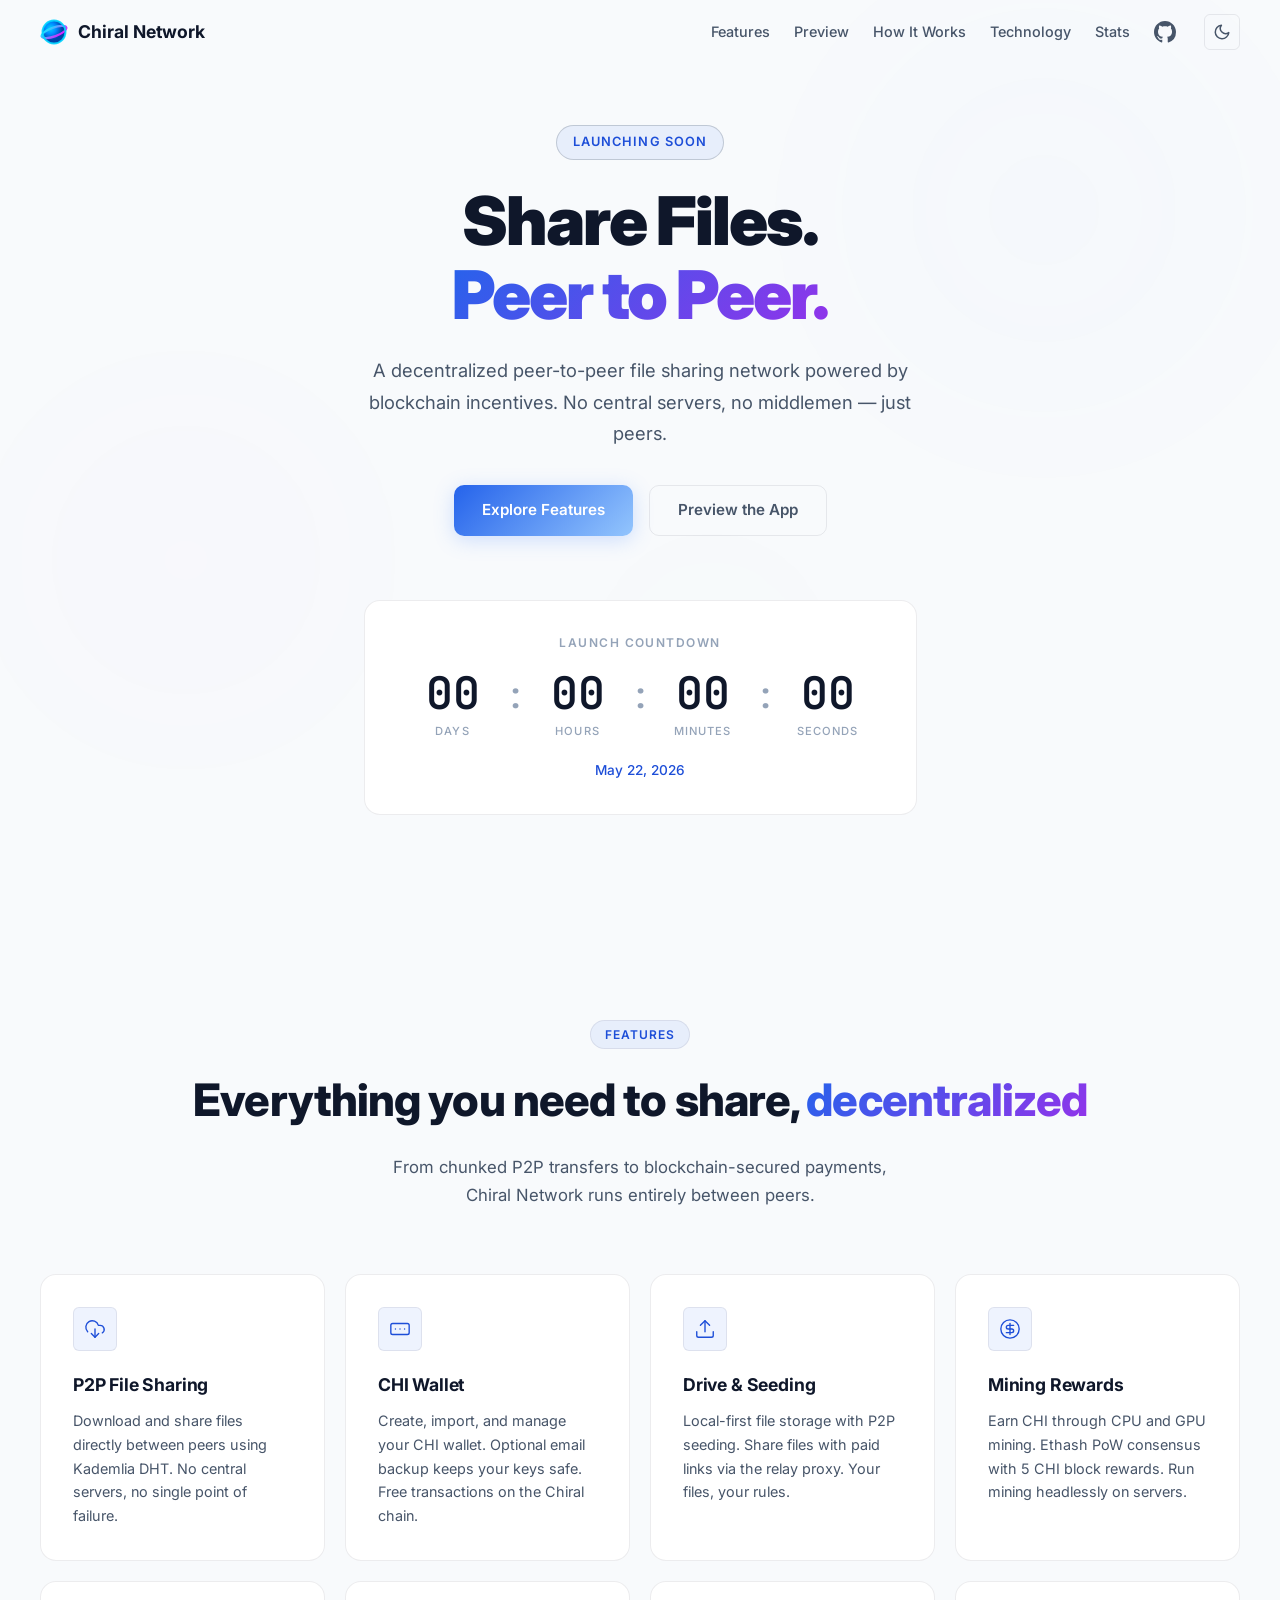
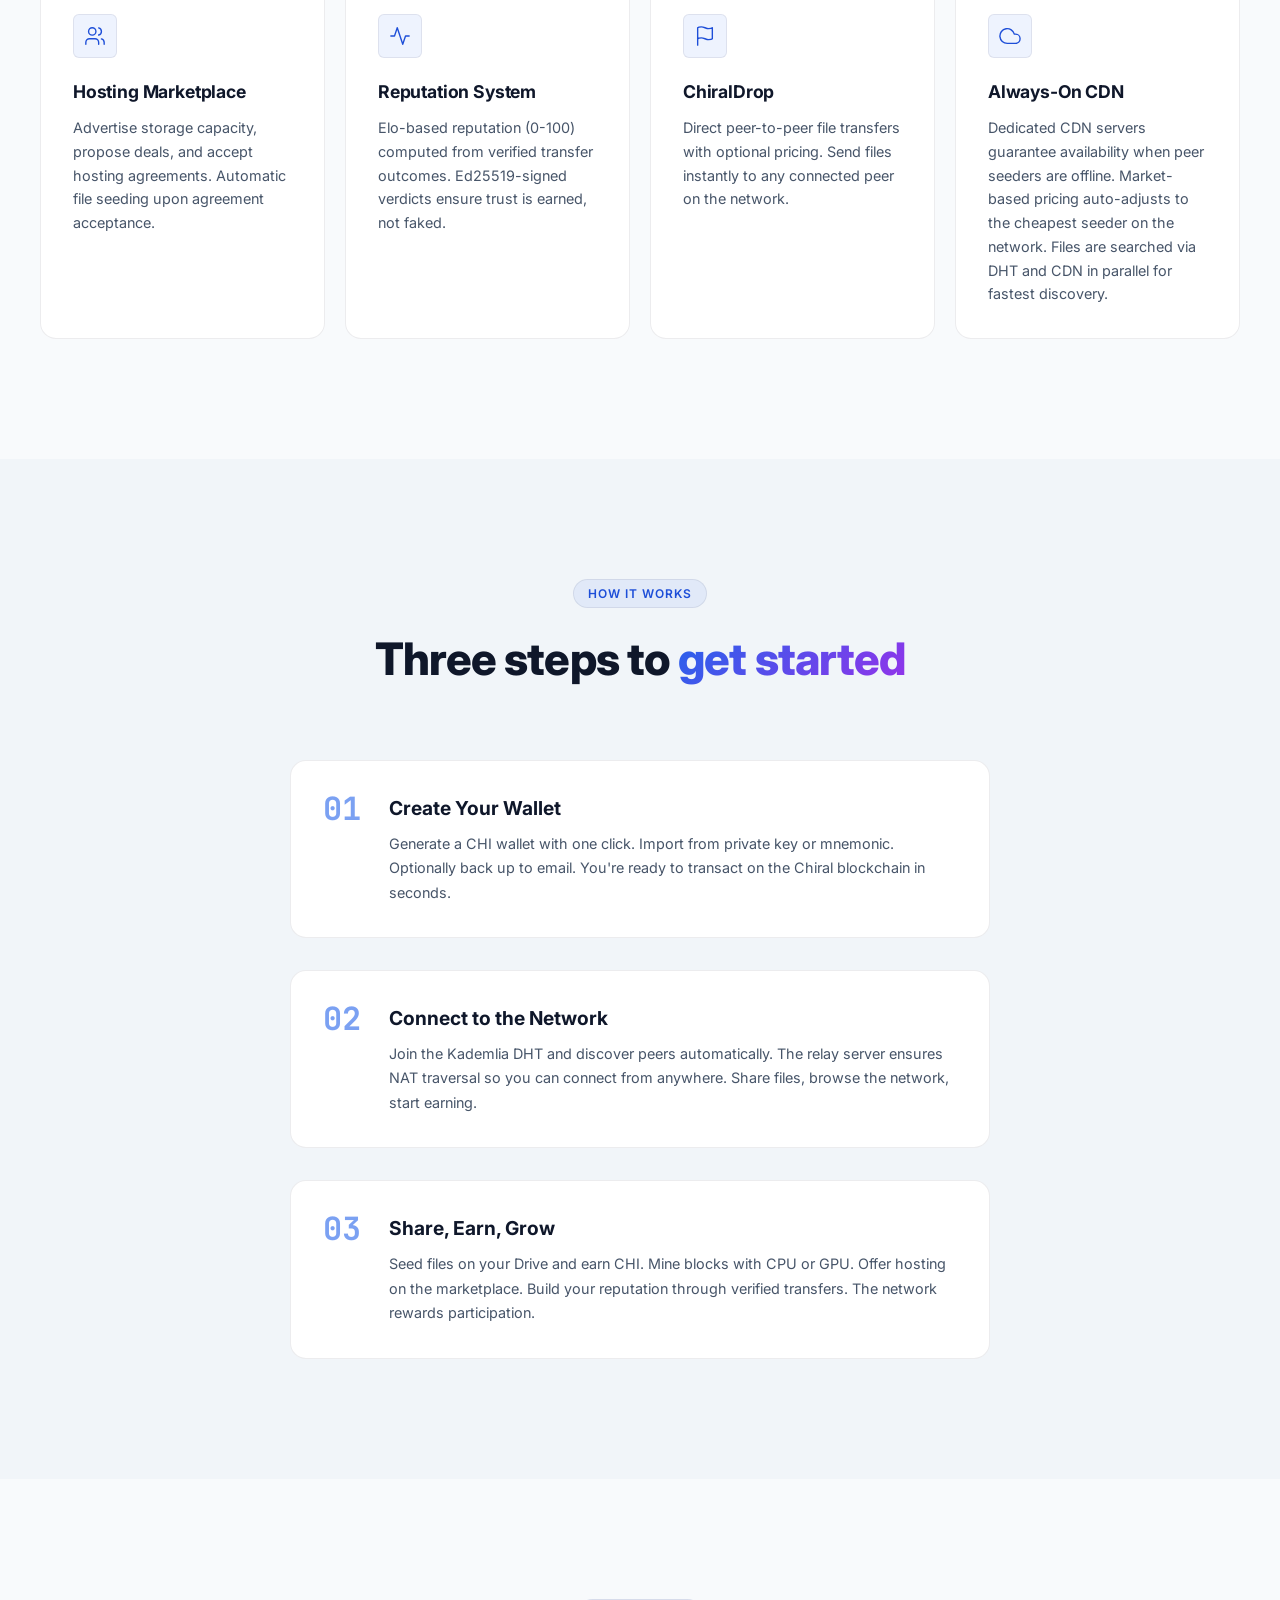
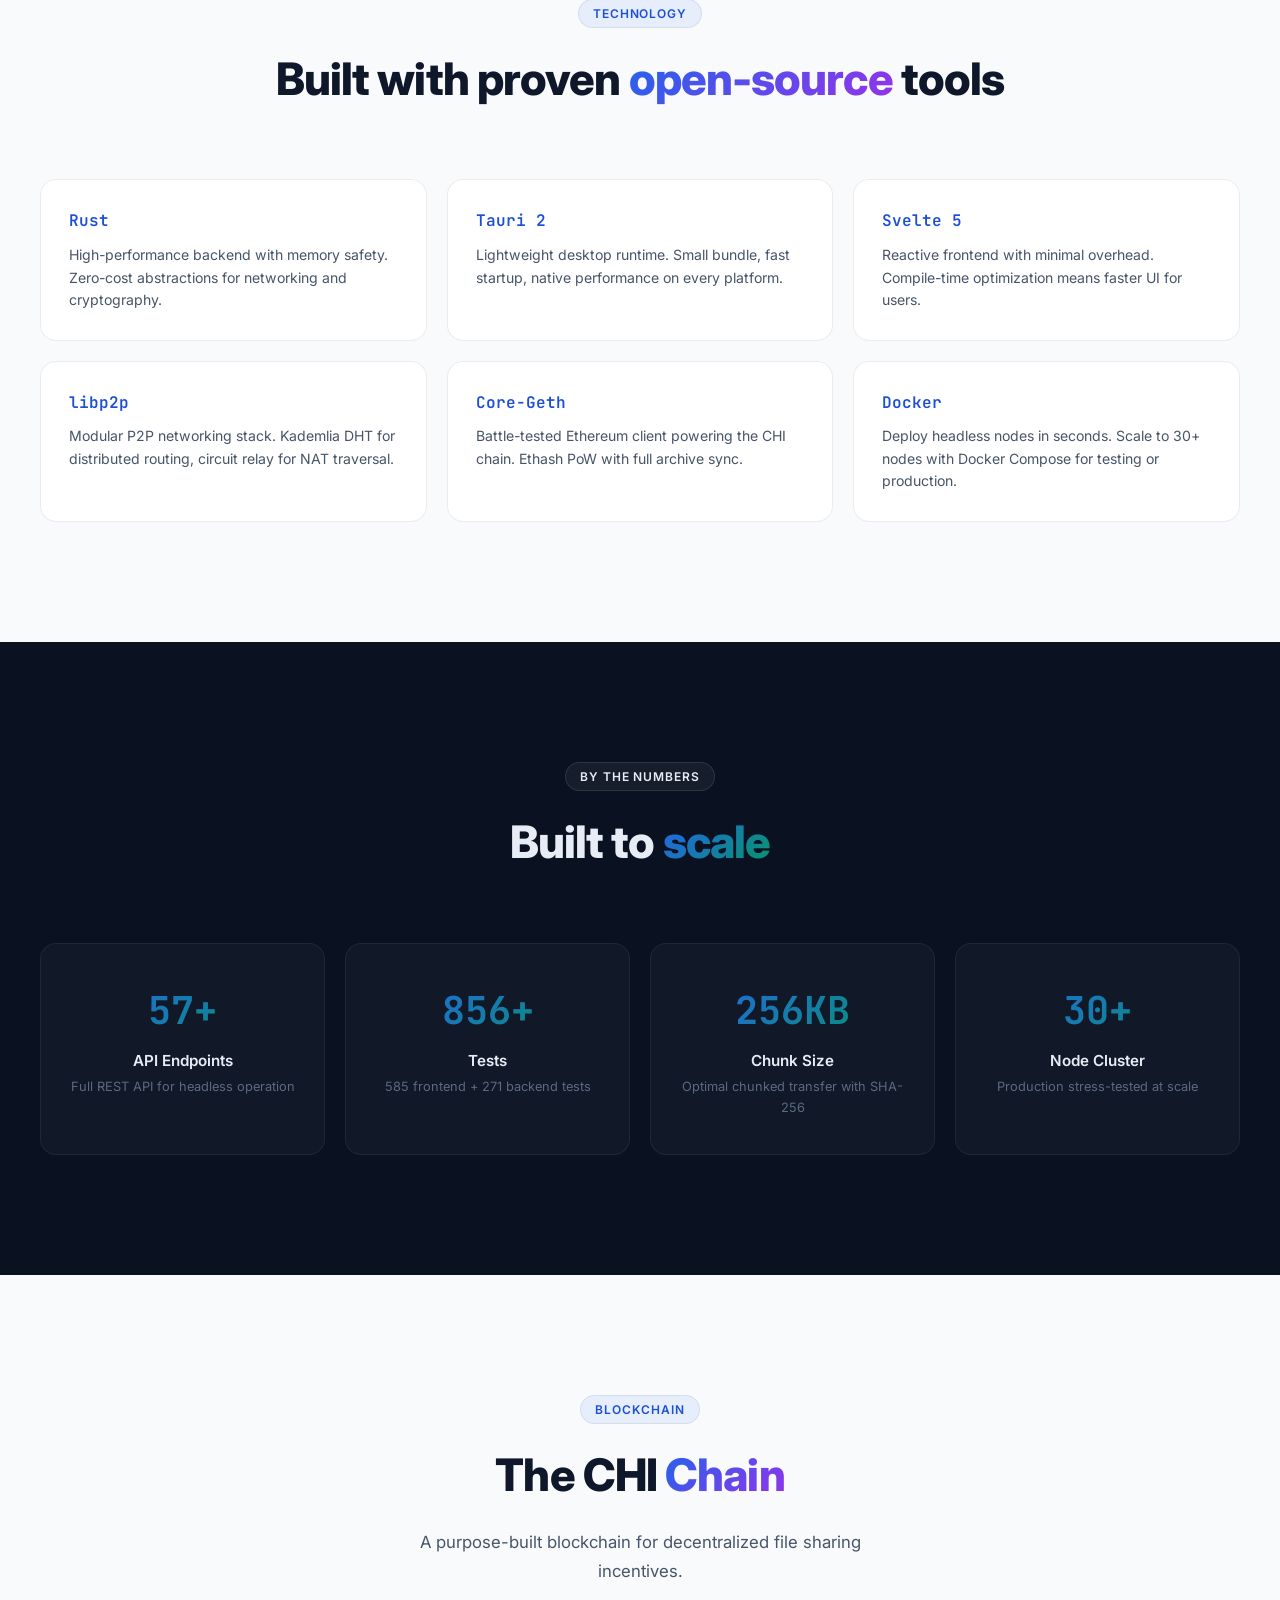
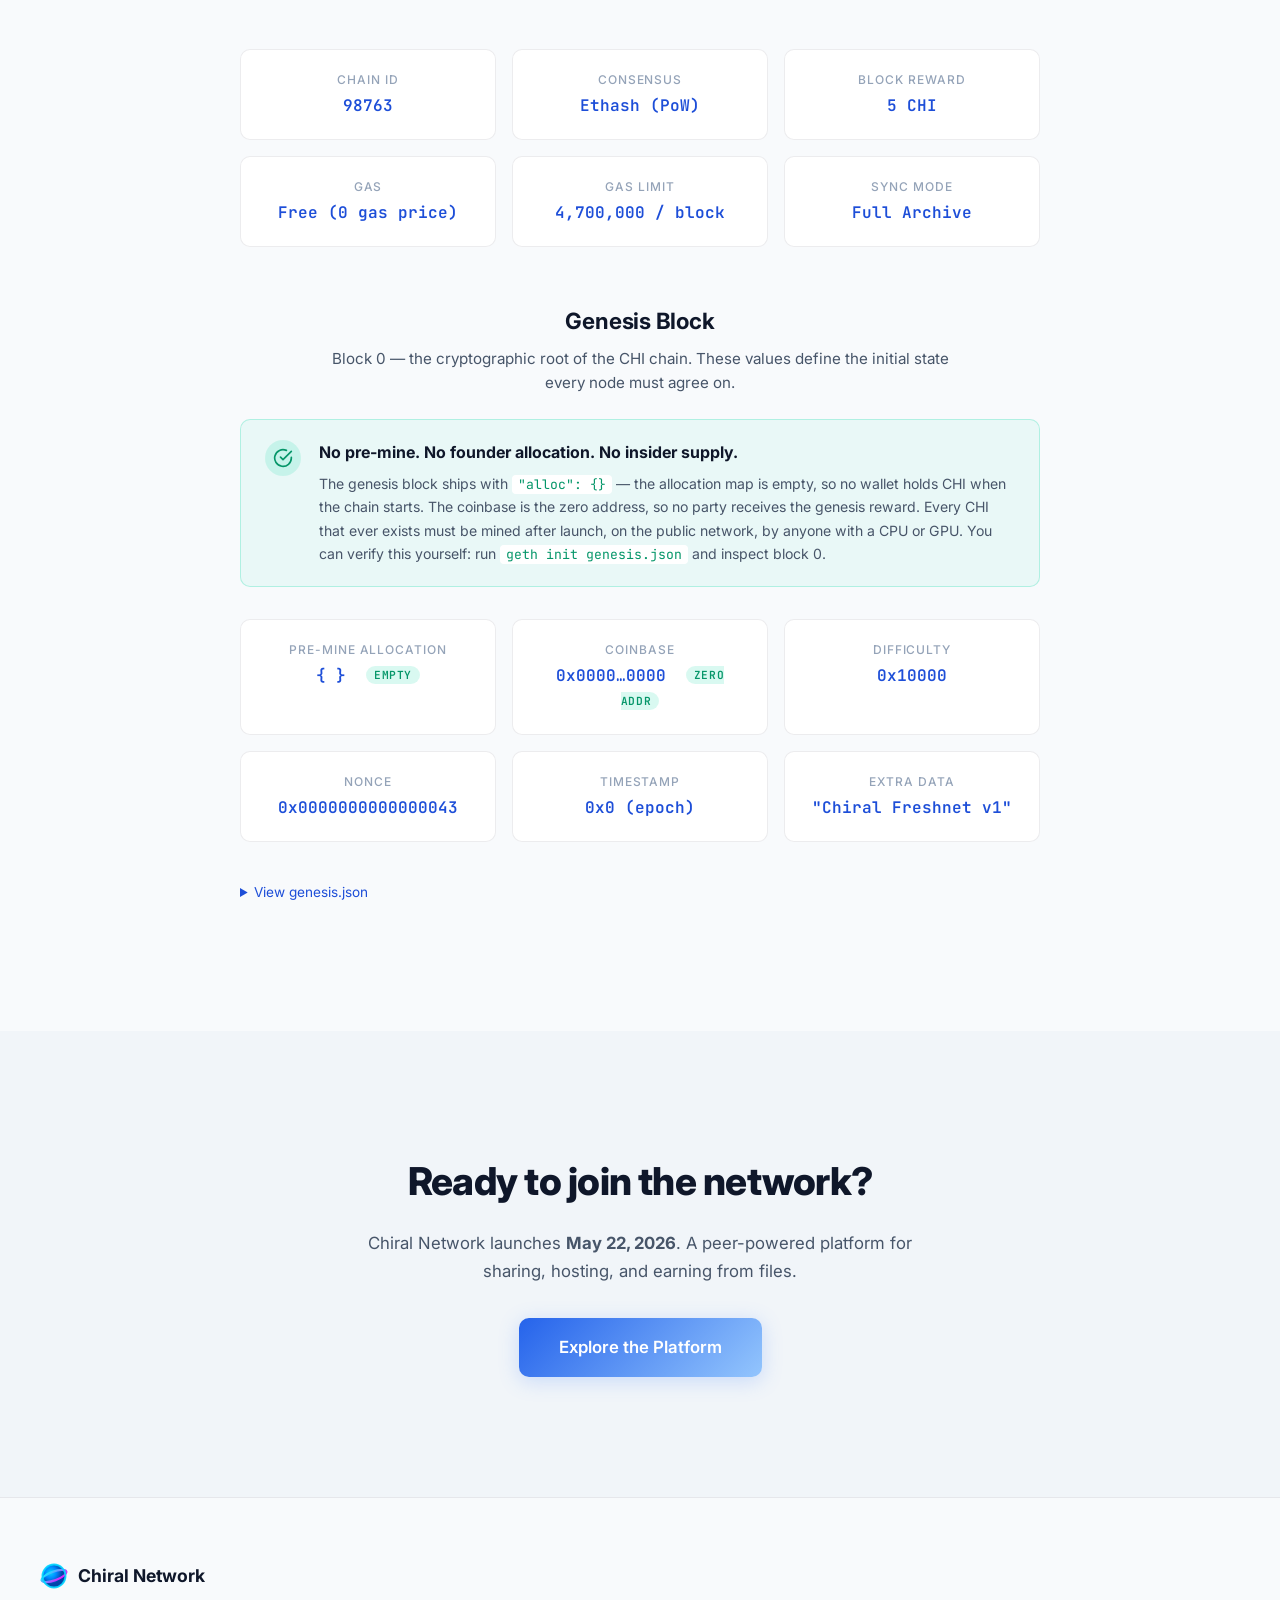
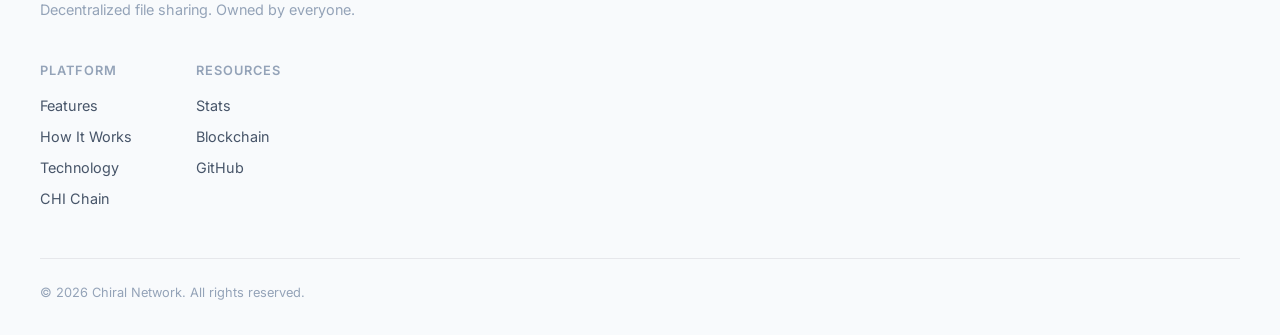
<file: index.html>
<!DOCTYPE html>
<html lang="en">
<head>
  <meta charset="UTF-8">
  <meta name="viewport" content="width=device-width, initial-scale=1.0">
  <title>Chiral Network - Decentralized P2P File Sharing</title>
  <meta name="description" content="Chiral Network is a decentralized peer-to-peer file sharing platform with local Drive seeding, hosting marketplace, and CHI-based payments.">
  <link rel="preconnect" href="https://fonts.googleapis.com">
  <link rel="preconnect" href="https://fonts.gstatic.com" crossorigin>
  <link href="https://fonts.googleapis.com/css2?family=Inter:wght@300;400;500;600;700;800;900&family=JetBrains+Mono:wght@400;500;600&display=swap" rel="stylesheet">
  <link rel="icon" type="image/svg+xml" href="logo.svg">
  <link rel="stylesheet" href="style.css">
  <script>
    (function () {
      try {
        var saved = localStorage.getItem('chiral-theme');
        var prefersLight = window.matchMedia && window.matchMedia('(prefers-color-scheme: light)').matches;
        var theme = saved || (prefersLight ? 'light' : 'dark');
        if (theme === 'light') document.documentElement.setAttribute('data-theme', 'light');
      } catch (_) {}
    })();
  </script>
</head>
<body>
  <!-- Ambient background -->
  <div class="ambient-bg">
    <div class="orb orb-1"></div>
    <div class="orb orb-2"></div>
    <div class="orb orb-3"></div>
  </div>

  <!-- Navigation -->
  <nav class="nav" id="nav">
    <div class="nav-inner">
      <a href="#" class="nav-logo">
        <img src="logo.svg" alt="Chiral" class="logo-img" width="28" height="28">
        <span>Chiral Network</span>
      </a>
      <div class="nav-links">
        <a href="#features">Features</a>
        <a href="preview.html">Preview</a>
        <a href="#how-it-works">How It Works</a>
        <a href="#technology">Technology</a>
        <a href="#stats">Stats</a>
        <a href="https://github.com/chiral-network/chiral-network" target="_blank" rel="noopener" class="nav-github" aria-label="GitHub">
          <svg viewBox="0 0 24 24" fill="currentColor"><path d="M12 0C5.37 0 0 5.37 0 12c0 5.31 3.435 9.795 8.205 11.385.6.105.825-.255.825-.57 0-.285-.015-1.23-.015-2.235-3.015.555-3.795-.735-4.035-1.41-.135-.345-.72-1.41-1.23-1.695-.42-.225-1.02-.78-.015-.795.945-.015 1.62.87 1.845 1.23 1.08 1.815 2.805 1.305 3.495.99.105-.78.42-1.305.765-1.605-2.67-.3-5.46-1.335-5.46-5.925 0-1.305.465-2.385 1.23-3.225-.12-.3-.54-1.53.12-3.18 0 0 1.005-.315 3.3 1.23.96-.27 1.98-.405 3-.405s2.04.135 3 .405c2.295-1.56 3.3-1.23 3.3-1.23.66 1.65.24 2.88.12 3.18.765.84 1.23 1.905 1.23 3.225 0 4.605-2.805 5.625-5.475 5.925.435.375.81 1.095.81 2.22 0 1.605-.015 2.895-.015 3.3 0 .315.225.69.825.57A12.02 12.02 0 0 0 24 12c0-6.63-5.37-12-12-12z"/></svg>
        </a>
        <button id="theme-toggle" class="theme-toggle" aria-label="Toggle theme">
          <svg class="icon-sun" viewBox="0 0 24 24" fill="none" stroke="currentColor" stroke-width="2" stroke-linecap="round" stroke-linejoin="round"><circle cx="12" cy="12" r="4"/><path d="M12 2v2M12 20v2M4.93 4.93l1.41 1.41M17.66 17.66l1.41 1.41M2 12h2M20 12h2M4.93 19.07l1.41-1.41M17.66 6.34l1.41-1.41"/></svg>
          <svg class="icon-moon" viewBox="0 0 24 24" fill="none" stroke="currentColor" stroke-width="2" stroke-linecap="round" stroke-linejoin="round"><path d="M21 12.79A9 9 0 1 1 11.21 3 7 7 0 0 0 21 12.79z"/></svg>
        </button>
      </div>
    </div>
  </nav>

  <!-- Hero -->
  <section class="hero">
    <div class="hero-content">
      <div class="hero-badge">Launching Soon</div>
      <h1 class="hero-title">
        Share Files.<br>
        <span class="gradient-text">Peer to Peer.</span>
      </h1>
      <p class="hero-subtitle">
        A decentralized peer-to-peer file sharing network powered by blockchain incentives.
        No central servers, no middlemen — just peers.
      </p>
      <div class="hero-actions">
        <a href="#features" class="btn btn-primary">Explore Features</a>
        <a href="preview.html" class="btn btn-secondary">Preview the App</a>
      </div>
    </div>

    <!-- Countdown Timer -->
    <div class="countdown-container">
      <div class="countdown-label">Launch Countdown</div>
      <div class="countdown" id="countdown">
        <div class="countdown-item">
          <span class="countdown-value" id="days">--</span>
          <span class="countdown-unit">Days</span>
        </div>
        <div class="countdown-separator">:</div>
        <div class="countdown-item">
          <span class="countdown-value" id="hours">--</span>
          <span class="countdown-unit">Hours</span>
        </div>
        <div class="countdown-separator">:</div>
        <div class="countdown-item">
          <span class="countdown-value" id="minutes">--</span>
          <span class="countdown-unit">Minutes</span>
        </div>
        <div class="countdown-separator">:</div>
        <div class="countdown-item">
          <span class="countdown-value" id="seconds">--</span>
          <span class="countdown-unit">Seconds</span>
        </div>
      </div>
      <div class="countdown-date">May 22, 2026</div>
    </div>
  </section>

  <!-- Features -->
  <section class="section" id="features">
    <div class="section-inner">
      <div class="section-header">
        <span class="section-tag">Features</span>
        <h2 class="section-title">Everything you need to share, <em>decentralized</em></h2>
        <p class="section-subtitle">From chunked P2P transfers to blockchain-secured payments, Chiral Network runs entirely between peers.</p>
      </div>
      <div class="features-grid">
        <div class="feature-card">
          <div class="feature-icon">
            <svg viewBox="0 0 24 24" fill="none" stroke="currentColor" stroke-width="1.5" stroke-linecap="round" stroke-linejoin="round">
              <path d="M4 14.899A7 7 0 1 1 15.71 8h1.79a4.5 4.5 0 0 1 2.5 8.242"/>
              <path d="M12 12v9"/><path d="m8 17 4 4 4-4"/>
            </svg>
          </div>
          <h3>P2P File Sharing</h3>
          <p>Download and share files directly between peers using Kademlia DHT. No central servers, no single point of failure.</p>
        </div>

        <div class="feature-card">
          <div class="feature-icon">
            <svg viewBox="0 0 24 24" fill="none" stroke="currentColor" stroke-width="1.5" stroke-linecap="round" stroke-linejoin="round">
              <rect x="2" y="6" width="20" height="12" rx="2"/><path d="M12 12h.01"/><path d="M17 12h.01"/><path d="M7 12h.01"/>
            </svg>
          </div>
          <h3>CHI Wallet</h3>
          <p>Create, import, and manage your CHI wallet. Optional email backup keeps your keys safe. Free transactions on the Chiral chain.</p>
        </div>

        <div class="feature-card">
          <div class="feature-icon">
            <svg viewBox="0 0 24 24" fill="none" stroke="currentColor" stroke-width="1.5" stroke-linecap="round" stroke-linejoin="round">
              <path d="M21 15v4a2 2 0 0 1-2 2H5a2 2 0 0 1-2-2v-4"/><polyline points="17 8 12 3 7 8"/><line x1="12" y1="3" x2="12" y2="15"/>
            </svg>
          </div>
          <h3>Drive &amp; Seeding</h3>
          <p>Local-first file storage with P2P seeding. Share files with paid links via the relay proxy. Your files, your rules.</p>
        </div>

        <div class="feature-card">
          <div class="feature-icon">
            <svg viewBox="0 0 24 24" fill="none" stroke="currentColor" stroke-width="1.5" stroke-linecap="round" stroke-linejoin="round">
              <circle cx="12" cy="12" r="10"/><path d="M16 8h-6a2 2 0 1 0 0 4h4a2 2 0 1 1 0 4H8"/><path d="M12 18V6"/>
            </svg>
          </div>
          <h3>Mining Rewards</h3>
          <p>Earn CHI through CPU and GPU mining. Ethash PoW consensus with 5 CHI block rewards. Run mining headlessly on servers.</p>
        </div>

        <div class="feature-card">
          <div class="feature-icon">
            <svg viewBox="0 0 24 24" fill="none" stroke="currentColor" stroke-width="1.5" stroke-linecap="round" stroke-linejoin="round">
              <path d="M16 21v-2a4 4 0 0 0-4-4H6a4 4 0 0 0-4 4v2"/><circle cx="9" cy="7" r="4"/><path d="M22 21v-2a4 4 0 0 0-3-3.87"/><path d="M16 3.13a4 4 0 0 1 0 7.75"/>
            </svg>
          </div>
          <h3>Hosting Marketplace</h3>
          <p>Advertise storage capacity, propose deals, and accept hosting agreements. Automatic file seeding upon agreement acceptance.</p>
        </div>

        <div class="feature-card">
          <div class="feature-icon">
            <svg viewBox="0 0 24 24" fill="none" stroke="currentColor" stroke-width="1.5" stroke-linecap="round" stroke-linejoin="round">
              <polyline points="22 12 18 12 15 21 9 3 6 12 2 12"/>
            </svg>
          </div>
          <h3>Reputation System</h3>
          <p>Elo-based reputation (0-100) computed from verified transfer outcomes. Ed25519-signed verdicts ensure trust is earned, not faked.</p>
        </div>

        <div class="feature-card">
          <div class="feature-icon">
            <svg viewBox="0 0 24 24" fill="none" stroke="currentColor" stroke-width="1.5" stroke-linecap="round" stroke-linejoin="round">
              <path d="M4 15s1-1 4-1 5 2 8 2 4-1 4-1V3s-1 1-4 1-5-2-8-2-4 1-4 1z"/><line x1="4" y1="22" x2="4" y2="15"/>
            </svg>
          </div>
          <h3>ChiralDrop</h3>
          <p>Direct peer-to-peer file transfers with optional pricing. Send files instantly to any connected peer on the network.</p>
        </div>

        <div class="feature-card">
          <div class="feature-icon">
            <svg viewBox="0 0 24 24" fill="none" stroke="currentColor" stroke-width="1.5" stroke-linecap="round" stroke-linejoin="round">
              <path d="M18 10h-1.26A8 8 0 1 0 9 20h9a5 5 0 0 0 0-10z"/>
            </svg>
          </div>
          <h3>Always-On CDN</h3>
          <p>Dedicated CDN servers guarantee availability when peer seeders are offline. Market-based pricing auto-adjusts to the cheapest seeder on the network. Files are searched via DHT and CDN in parallel for fastest discovery.</p>
        </div>

      </div>
    </div>
  </section>

  <!-- How It Works -->
  <section class="section section-alt" id="how-it-works">
    <div class="section-inner">
      <div class="section-header">
        <span class="section-tag">How It Works</span>
        <h2 class="section-title">Three steps to <em>get started</em></h2>
      </div>
      <div class="steps">
        <div class="step">
          <div class="step-number">01</div>
          <div class="step-content">
            <h3>Create Your Wallet</h3>
            <p>Generate a CHI wallet with one click. Import from private key or mnemonic. Optionally back up to email. You're ready to transact on the Chiral blockchain in seconds.</p>
          </div>
        </div>
        <div class="step">
          <div class="step-number">02</div>
          <div class="step-content">
            <h3>Connect to the Network</h3>
            <p>Join the Kademlia DHT and discover peers automatically. The relay server ensures NAT traversal so you can connect from anywhere. Share files, browse the network, start earning.</p>
          </div>
        </div>
        <div class="step">
          <div class="step-number">03</div>
          <div class="step-content">
            <h3>Share, Earn, Grow</h3>
            <p>Seed files on your Drive and earn CHI. Mine blocks with CPU or GPU. Offer hosting on the marketplace. Build your reputation through verified transfers. The network rewards participation.</p>
          </div>
        </div>
      </div>
    </div>
  </section>

  <!-- Technology -->
  <section class="section" id="technology">
    <div class="section-inner">
      <div class="section-header">
        <span class="section-tag">Technology</span>
        <h2 class="section-title">Built with proven <em>open-source</em> tools</h2>
      </div>
      <div class="tech-grid">
        <div class="tech-card">
          <div class="tech-name">Rust</div>
          <div class="tech-desc">High-performance backend with memory safety. Zero-cost abstractions for networking and cryptography.</div>
        </div>
        <div class="tech-card">
          <div class="tech-name">Tauri 2</div>
          <div class="tech-desc">Lightweight desktop runtime. Small bundle, fast startup, native performance on every platform.</div>
        </div>
        <div class="tech-card">
          <div class="tech-name">Svelte 5</div>
          <div class="tech-desc">Reactive frontend with minimal overhead. Compile-time optimization means faster UI for users.</div>
        </div>
        <div class="tech-card">
          <div class="tech-name">libp2p</div>
          <div class="tech-desc">Modular P2P networking stack. Kademlia DHT for distributed routing, circuit relay for NAT traversal.</div>
        </div>
        <div class="tech-card">
          <div class="tech-name">Core-Geth</div>
          <div class="tech-desc">Battle-tested Ethereum client powering the CHI chain. Ethash PoW with full archive sync.</div>
        </div>
        <div class="tech-card">
          <div class="tech-name">Docker</div>
          <div class="tech-desc">Deploy headless nodes in seconds. Scale to 30+ nodes with Docker Compose for testing or production.</div>
        </div>
      </div>
    </div>
  </section>

  <!-- Stats -->
  <section class="section section-dark" id="stats">
    <div class="section-inner">
      <div class="section-header">
        <span class="section-tag section-tag-light">By The Numbers</span>
        <h2 class="section-title section-title-light">Built to <em>scale</em></h2>
      </div>
      <div class="stats-grid">
        <div class="stat-card">
          <div class="stat-value">57+</div>
          <div class="stat-label">API Endpoints</div>
          <div class="stat-desc">Full REST API for headless operation</div>
        </div>
        <div class="stat-card">
          <div class="stat-value">856+</div>
          <div class="stat-label">Tests</div>
          <div class="stat-desc">585 frontend + 271 backend tests</div>
        </div>
        <div class="stat-card">
          <div class="stat-value">256KB</div>
          <div class="stat-label">Chunk Size</div>
          <div class="stat-desc">Optimal chunked transfer with SHA-256</div>
        </div>
        <div class="stat-card">
          <div class="stat-value">30+</div>
          <div class="stat-label">Node Cluster</div>
          <div class="stat-desc">Production stress-tested at scale</div>
        </div>
      </div>
    </div>
  </section>

  <!-- Blockchain -->
  <section class="section" id="blockchain">
    <div class="section-inner">
      <div class="section-header">
        <span class="section-tag">Blockchain</span>
        <h2 class="section-title">The CHI <em>Chain</em></h2>
        <p class="section-subtitle">A purpose-built blockchain for decentralized file sharing incentives.</p>
      </div>
      <div class="chain-specs">
        <div class="chain-spec">
          <span class="chain-spec-label">Chain ID</span>
          <span class="chain-spec-value">98763</span>
        </div>
        <div class="chain-spec">
          <span class="chain-spec-label">Consensus</span>
          <span class="chain-spec-value">Ethash (PoW)</span>
        </div>
        <div class="chain-spec">
          <span class="chain-spec-label">Block Reward</span>
          <span class="chain-spec-value">5 CHI</span>
        </div>
        <div class="chain-spec">
          <span class="chain-spec-label">Gas</span>
          <span class="chain-spec-value">Free (0 gas price)</span>
        </div>
        <div class="chain-spec">
          <span class="chain-spec-label">Gas Limit</span>
          <span class="chain-spec-value">4,700,000 / block</span>
        </div>
        <div class="chain-spec">
          <span class="chain-spec-label">Sync Mode</span>
          <span class="chain-spec-value">Full Archive</span>
        </div>
      </div>

      <div class="genesis-header">
        <h3 class="genesis-title">Genesis Block</h3>
        <p class="genesis-subtitle">Block 0 — the cryptographic root of the CHI chain. These values define the initial state every node must agree on.</p>
      </div>

      <div class="no-premine-callout">
        <div class="no-premine-icon">
          <svg viewBox="0 0 24 24" fill="none" stroke="currentColor" stroke-width="2" stroke-linecap="round" stroke-linejoin="round">
            <path d="M22 11.08V12a10 10 0 1 1-5.93-9.14"/>
            <polyline points="22 4 12 14.01 9 11.01"/>
          </svg>
        </div>
        <div class="no-premine-text">
          <h4>No pre-mine. No founder allocation. No insider supply.</h4>
          <p>The genesis block ships with <code>"alloc": {}</code> — the allocation map is empty, so no wallet holds CHI when the chain starts. The coinbase is the zero address, so no party receives the genesis reward. Every CHI that ever exists must be mined after launch, on the public network, by anyone with a CPU or GPU. You can verify this yourself: run <code>geth init genesis.json</code> and inspect block 0.</p>
        </div>
      </div>

      <div class="chain-specs">
        <div class="chain-spec chain-spec-highlight">
          <span class="chain-spec-label">Pre-mine Allocation</span>
          <span class="chain-spec-value">{ } &nbsp;<span class="chain-spec-note">empty</span></span>
        </div>
        <div class="chain-spec chain-spec-highlight">
          <span class="chain-spec-label">Coinbase</span>
          <span class="chain-spec-value">0x0000…0000 &nbsp;<span class="chain-spec-note">zero addr</span></span>
        </div>
        <div class="chain-spec">
          <span class="chain-spec-label">Difficulty</span>
          <span class="chain-spec-value">0x10000</span>
        </div>
        <div class="chain-spec">
          <span class="chain-spec-label">Nonce</span>
          <span class="chain-spec-value">0x0000000000000043</span>
        </div>
        <div class="chain-spec">
          <span class="chain-spec-label">Timestamp</span>
          <span class="chain-spec-value">0x0 (epoch)</span>
        </div>
        <div class="chain-spec">
          <span class="chain-spec-label">Extra Data</span>
          <span class="chain-spec-value">"Chiral Freshnet v1"</span>
        </div>
      </div>

      <details class="genesis-json">
        <summary>View genesis.json</summary>
        <pre><code>{
  "config": {
    "chainId": 98763,
    "ethash": {}
  },
  <span class="genesis-highlight">"alloc": {},</span>
  <span class="genesis-highlight">"coinbase": "0x0000000000000000000000000000000000000000",</span>
  "difficulty": "0x10000",
  "extraData": "0x43686972616c2046726573686e65742076310000000000000000000000000000",
  "gasLimit": "0x47b760",
  "nonce": "0x0000000000000043",
  "timestamp": "0x0"
}</code></pre>
      </details>
    </div>
  </section>

  <!-- CTA -->
  <section class="section section-cta">
    <div class="section-inner">
      <div class="cta-content">
        <h2>Ready to join the network?</h2>
        <p>Chiral Network launches <strong>May 22, 2026</strong>. A peer-powered platform for sharing, hosting, and earning from files.</p>
        <div class="cta-actions">
          <a href="#features" class="btn btn-primary btn-large">Explore the Platform</a>
        </div>
      </div>
    </div>
  </section>

  <!-- Footer -->
  <footer class="footer">
    <div class="footer-inner">
      <div class="footer-brand">
        <div class="footer-logo">
          <img src="logo.svg" alt="Chiral" class="logo-img" width="28" height="28">
          <span>Chiral Network</span>
        </div>
        <p class="footer-tagline">Decentralized file sharing. Owned by everyone.</p>
      </div>
      <div class="footer-links">
        <div class="footer-col">
          <h4>Platform</h4>
          <a href="#features">Features</a>
          <a href="#how-it-works">How It Works</a>
          <a href="#technology">Technology</a>
          <a href="#blockchain">CHI Chain</a>
        </div>
        <div class="footer-col">
          <h4>Resources</h4>
          <a href="#stats">Stats</a>
          <a href="#blockchain">Blockchain</a>
          <a href="https://github.com/chiral-network/chiral-network" target="_blank" rel="noopener">GitHub</a>
        </div>
      </div>
      <div class="footer-bottom">
        <p>&copy; 2026 Chiral Network. All rights reserved.</p>
      </div>
    </div>
  </footer>

  <script src="script.js"></script>
</body>
</html>
</file>
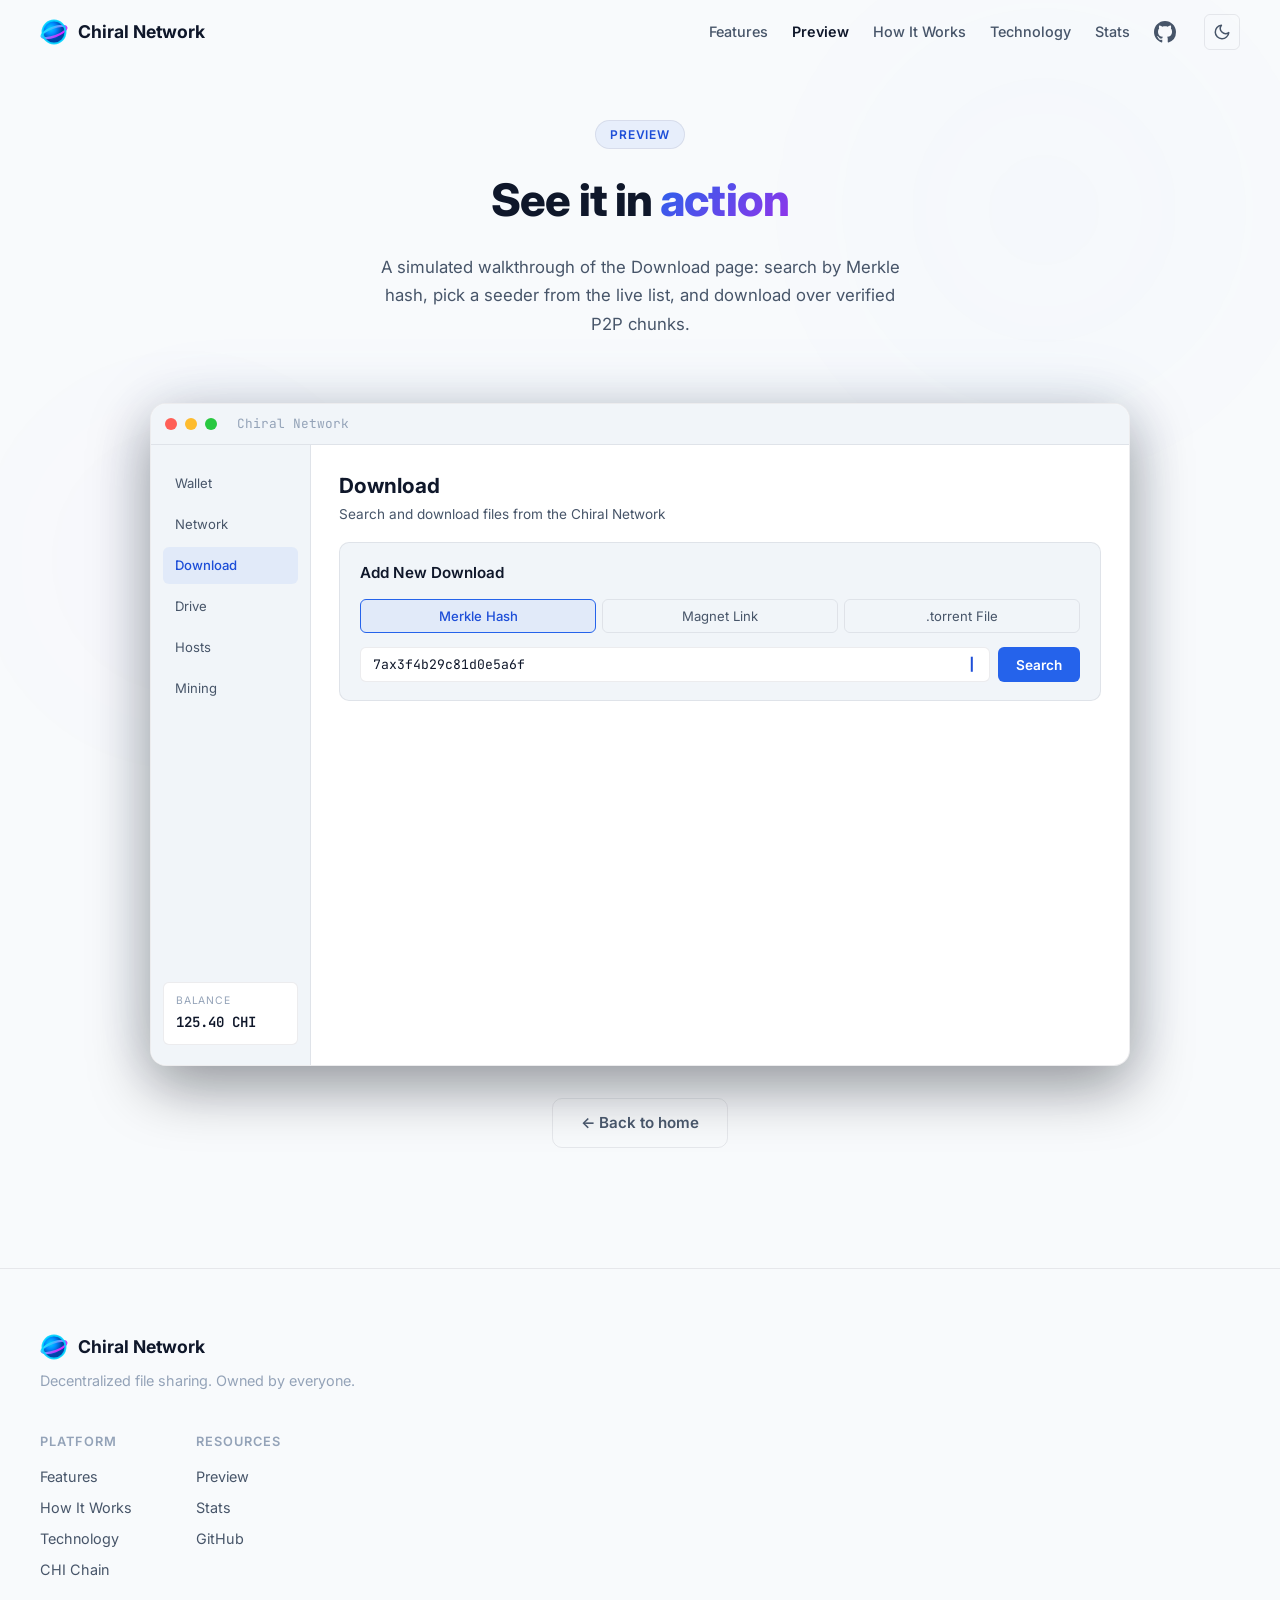
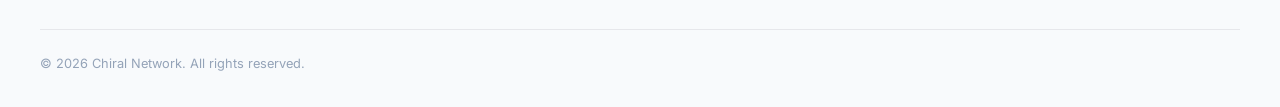
<file: preview.html>
<!DOCTYPE html>
<html lang="en">
<head>
  <meta charset="UTF-8">
  <meta name="viewport" content="width=device-width, initial-scale=1.0">
  <title>Preview — Chiral Network</title>
  <meta name="description" content="A simulated walkthrough of the Chiral Network Download page: search by Merkle hash, pick a seeder, and download over verified P2P chunks.">
  <link rel="preconnect" href="https://fonts.googleapis.com">
  <link rel="preconnect" href="https://fonts.gstatic.com" crossorigin>
  <link href="https://fonts.googleapis.com/css2?family=Inter:wght@300;400;500;600;700;800;900&family=JetBrains+Mono:wght@400;500;600&display=swap" rel="stylesheet">
  <link rel="icon" type="image/svg+xml" href="logo.svg">
  <link rel="stylesheet" href="style.css">
  <script>
    (function () {
      try {
        var saved = localStorage.getItem('chiral-theme');
        var prefersLight = window.matchMedia && window.matchMedia('(prefers-color-scheme: light)').matches;
        var theme = saved || (prefersLight ? 'light' : 'dark');
        if (theme === 'light') document.documentElement.setAttribute('data-theme', 'light');
      } catch (_) {}
    })();
  </script>
</head>
<body>
  <!-- Ambient background -->
  <div class="ambient-bg">
    <div class="orb orb-1"></div>
    <div class="orb orb-2"></div>
    <div class="orb orb-3"></div>
  </div>

  <!-- Navigation -->
  <nav class="nav scrolled" id="nav">
    <div class="nav-inner">
      <a href="index.html" class="nav-logo">
        <img src="logo.svg" alt="Chiral" class="logo-img" width="28" height="28">
        <span>Chiral Network</span>
      </a>
      <div class="nav-links">
        <a href="index.html#features">Features</a>
        <a href="preview.html" aria-current="page">Preview</a>
        <a href="index.html#how-it-works">How It Works</a>
        <a href="index.html#technology">Technology</a>
        <a href="index.html#stats">Stats</a>
        <a href="https://github.com/chiral-network/chiral-network" target="_blank" rel="noopener" class="nav-github" aria-label="GitHub">
          <svg viewBox="0 0 24 24" fill="currentColor"><path d="M12 0C5.37 0 0 5.37 0 12c0 5.31 3.435 9.795 8.205 11.385.6.105.825-.255.825-.57 0-.285-.015-1.23-.015-2.235-3.015.555-3.795-.735-4.035-1.41-.135-.345-.72-1.41-1.23-1.695-.42-.225-1.02-.78-.015-.795.945-.015 1.62.87 1.845 1.23 1.08 1.815 2.805 1.305 3.495.99.105-.78.42-1.305.765-1.605-2.67-.3-5.46-1.335-5.46-5.925 0-1.305.465-2.385 1.23-3.225-.12-.3-.54-1.53.12-3.18 0 0 1.005-.315 3.3 1.23.96-.27 1.98-.405 3-.405s2.04.135 3 .405c2.295-1.56 3.3-1.23 3.3-1.23.66 1.65.24 2.88.12 3.18.765.84 1.23 1.905 1.23 3.225 0 4.605-2.805 5.625-5.475 5.925.435.375.81 1.095.81 2.22 0 1.605-.015 2.895-.015 3.3 0 .315.225.69.825.57A12.02 12.02 0 0 0 24 12c0-6.63-5.37-12-12-12z"/></svg>
        </a>
        <button id="theme-toggle" class="theme-toggle" aria-label="Toggle theme">
          <svg class="icon-sun" viewBox="0 0 24 24" fill="none" stroke="currentColor" stroke-width="2" stroke-linecap="round" stroke-linejoin="round"><circle cx="12" cy="12" r="4"/><path d="M12 2v2M12 20v2M4.93 4.93l1.41 1.41M17.66 17.66l1.41 1.41M2 12h2M20 12h2M4.93 19.07l1.41-1.41M17.66 6.34l1.41-1.41"/></svg>
          <svg class="icon-moon" viewBox="0 0 24 24" fill="none" stroke="currentColor" stroke-width="2" stroke-linecap="round" stroke-linejoin="round"><path d="M21 12.79A9 9 0 1 1 11.21 3 7 7 0 0 0 21 12.79z"/></svg>
        </button>
      </div>
    </div>
  </nav>

  <!-- Demo -->
  <section class="section section-preview" id="demo">
    <div class="section-inner">
      <div class="section-header">
        <span class="section-tag">Preview</span>
        <h2 class="section-title">See it in <em>action</em></h2>
        <p class="section-subtitle">A simulated walkthrough of the Download page: search by Merkle hash, pick a seeder from the live list, and download over verified P2P chunks.</p>
      </div>
      <div class="demo-window">
        <div class="demo-titlebar">
          <span class="demo-dot demo-dot-red"></span>
          <span class="demo-dot demo-dot-yellow"></span>
          <span class="demo-dot demo-dot-green"></span>
          <span class="demo-title">Chiral Network</span>
        </div>
        <div class="demo-app">
          <aside class="demo-sidebar">
            <div class="demo-nav-item">Wallet</div>
            <div class="demo-nav-item">Network</div>
            <div class="demo-nav-item demo-nav-active">Download</div>
            <div class="demo-nav-item">Drive</div>
            <div class="demo-nav-item">Hosts</div>
            <div class="demo-nav-item">Mining</div>
            <div class="demo-nav-spacer"></div>
            <div class="demo-nav-balance">
              <span class="demo-nav-balance-label">Balance</span>
              <span class="demo-nav-balance-value"><span id="demo-balance">125.40</span> CHI</span>
            </div>
          </aside>

          <main class="demo-main">
            <div class="demo-page-header">
              <h3>Download</h3>
              <p>Search and download files from the Chiral Network</p>
            </div>

            <div class="demo-card">
              <div class="demo-card-title">Add New Download</div>
              <div class="demo-search-tabs">
                <button class="demo-tab demo-tab-hash demo-tab-active">Merkle Hash</button>
                <button class="demo-tab demo-tab-magnet">Magnet Link</button>
                <button class="demo-tab demo-tab-torrent">.torrent File</button>
              </div>
              <div class="demo-search-row">
                <div class="demo-search-input-wrap">
                  <input class="demo-search-input" id="demo-search-input" placeholder="Enter SHA-256 hash (64 characters)" readonly>
                  <span class="demo-caret" id="demo-caret">|</span>
                </div>
                <button class="demo-btn demo-btn-primary" id="demo-search-btn">
                  <span id="demo-search-label">Search</span>
                </button>
              </div>
            </div>

            <div class="demo-card demo-result-card" id="demo-result-card" hidden>
              <div class="demo-file-row">
                <div class="demo-file-icon demo-file-icon-archive">
                  <svg viewBox="0 0 24 24" fill="none" stroke="currentColor" stroke-width="2" stroke-linecap="round" stroke-linejoin="round">
                    <path d="M14 2H6a2 2 0 0 0-2 2v16a2 2 0 0 0 2 2h12a2 2 0 0 0 2-2V8z"/>
                    <polyline points="14 2 14 8 20 8"/>
                  </svg>
                </div>
                <div class="demo-file-info">
                  <div class="demo-file-name">big-buck-bunny.mp4</div>
                  <div class="demo-file-meta">
                    <span>5.0 MB</span>
                    <span class="demo-dot-sep">·</span>
                    <span class="demo-seeders-count" id="demo-seeders-count">3 seeders found</span>
                  </div>
                  <div class="demo-hash" id="demo-hash">7ax3f4b2…c9d2f3d</div>
                </div>
                <div class="demo-elo-badge">Top Elo 87</div>
              </div>

              <div class="demo-seeder-divider"></div>

              <div class="demo-seeder-header">
                <span class="demo-seeder-title">Choose seeder (<span id="demo-seeder-count-inline">3</span> available)</span>
                <div class="demo-sort-tabs">
                  <button class="demo-sort demo-sort-active">best</button>
                  <button class="demo-sort">elo</button>
                  <button class="demo-sort">price</button>
                </div>
              </div>

              <div class="demo-seeder-list" id="demo-seeder-list"></div>

              <div class="demo-cost-row">
                <div class="demo-cost-info">
                  <span>Cost: <strong>0.001 CHI</strong> (file) + <strong>0.05 CHI</strong> (download)</span>
                </div>
                <button class="demo-btn demo-btn-success" id="demo-download-btn">
                  <span id="demo-download-label">Download</span>
                </button>
              </div>
            </div>

            <div class="demo-card demo-active-card" id="demo-active-card" hidden>
              <div class="demo-card-title">
                <span>Downloads</span>
                <span class="demo-active-count" id="demo-active-count">1 active</span>
              </div>
              <div class="demo-download-item" id="demo-download-item">
                <div class="demo-file-icon demo-file-icon-video demo-file-icon-small">
                  <svg viewBox="0 0 24 24" fill="none" stroke="currentColor" stroke-width="2" stroke-linecap="round" stroke-linejoin="round">
                    <polygon points="23 7 16 12 23 17 23 7"/>
                    <rect x="1" y="5" width="15" height="14" rx="2" ry="2"/>
                  </svg>
                </div>
                <div class="demo-download-info">
                  <div class="demo-download-header">
                    <span class="demo-download-name">big-buck-bunny.mp4</span>
                    <span class="demo-status-badge demo-status-downloading" id="demo-status-badge">downloading</span>
                  </div>
                  <div class="demo-download-meta">
                    <span>5.0 MB</span>
                    <span class="demo-dot-sep">·</span>
                    <span id="demo-speed">—</span>
                    <span class="demo-dot-sep">·</span>
                    <span id="demo-eta">—</span>
                    <span class="demo-dot-sep">·</span>
                    <span>Elo 87</span>
                  </div>
                  <div class="demo-progress-track">
                    <div class="demo-progress-fill" id="demo-progress-bar"></div>
                  </div>
                  <div class="demo-progress-stats">
                    <span id="demo-progress-percent">0%</span>
                    <span id="demo-progress-chunks">0 / 20 chunks</span>
                  </div>
                </div>
              </div>

              <video class="demo-video" id="demo-video" muted playsinline preload="auto" hidden></video>
            </div>
          </main>
        </div>
      </div>

      <div class="preview-back">
        <a href="index.html" class="btn btn-secondary">← Back to home</a>
      </div>
    </div>
  </section>

  <!-- Footer -->
  <footer class="footer">
    <div class="footer-inner">
      <div class="footer-brand">
        <div class="footer-logo">
          <img src="logo.svg" alt="Chiral" class="logo-img" width="28" height="28">
          <span>Chiral Network</span>
        </div>
        <p class="footer-tagline">Decentralized file sharing. Owned by everyone.</p>
      </div>
      <div class="footer-links">
        <div class="footer-col">
          <h4>Platform</h4>
          <a href="index.html#features">Features</a>
          <a href="index.html#how-it-works">How It Works</a>
          <a href="index.html#technology">Technology</a>
          <a href="index.html#blockchain">CHI Chain</a>
        </div>
        <div class="footer-col">
          <h4>Resources</h4>
          <a href="preview.html">Preview</a>
          <a href="index.html#stats">Stats</a>
          <a href="https://github.com/chiral-network/chiral-network" target="_blank" rel="noopener">GitHub</a>
        </div>
      </div>
      <div class="footer-bottom">
        <p>&copy; 2026 Chiral Network. All rights reserved.</p>
      </div>
    </div>
  </footer>

  <script src="script.js"></script>
</body>
</html>
</file>
<file: style.css>
/* ============================================
   Chiral Network — Launch Site Styles
   ============================================ */

*, *::before, *::after {
  margin: 0;
  padding: 0;
  box-sizing: border-box;
}

[hidden] {
  display: none !important;
}

/* ============================================
   Theme toggle
   ============================================ */

.theme-toggle {
  background: transparent;
  border: 1px solid var(--border);
  border-radius: var(--radius-xs);
  width: 36px;
  height: 36px;
  display: inline-flex;
  align-items: center;
  justify-content: center;
  color: var(--text-secondary);
  cursor: pointer;
  margin-left: 4px;
  transition: all 0.2s;
}

.theme-toggle:hover {
  color: var(--text-primary);
  border-color: var(--border-hover);
  background: var(--accent-glow);
}

.theme-toggle svg {
  width: 18px;
  height: 18px;
}

[data-theme="light"] .theme-toggle .icon-sun,
.theme-toggle .icon-moon {
  display: none;
}

[data-theme="light"] .theme-toggle .icon-moon {
  display: block;
}

.genesis-header {
  margin-top: 56px;
  margin-bottom: 24px;
  text-align: center;
}

.genesis-title {
  font-size: 1.4rem;
  font-weight: 700;
  letter-spacing: -0.01em;
  margin-bottom: 8px;
}

.genesis-subtitle {
  font-size: 0.95rem;
  color: var(--text-secondary);
  max-width: 640px;
  margin: 0 auto;
}

.genesis-json {
  margin-top: 32px;
  max-width: 800px;
  margin-left: auto;
  margin-right: auto;
}

.genesis-json summary {
  cursor: pointer;
  color: var(--accent-bright);
  font-size: 0.85rem;
  padding: 8px 0;
  user-select: none;
}

.genesis-json summary:hover {
  color: var(--accent);
}

.genesis-json pre {
  background: var(--bg-card);
  border: 1px solid var(--border);
  border-radius: var(--radius-sm);
  padding: 16px 20px;
  margin-top: 12px;
  overflow-x: auto;
  font-family: var(--font-mono);
  font-size: 0.78rem;
  line-height: 1.6;
  color: var(--text-secondary);
}

.genesis-json pre code {
  color: var(--text-primary);
  font-family: inherit;
}

.genesis-highlight {
  display: inline;
  background: rgba(6, 214, 160, 0.12);
  color: var(--gradient-3);
  border-radius: 4px;
  padding: 1px 4px;
}

.no-premine-callout {
  max-width: 800px;
  margin: 0 auto 32px;
  display: flex;
  gap: 18px;
  align-items: flex-start;
  padding: 20px 24px;
  background: rgba(6, 214, 160, 0.06);
  border: 1px solid rgba(6, 214, 160, 0.25);
  border-radius: var(--radius-sm);
}

.no-premine-icon {
  flex-shrink: 0;
  width: 36px;
  height: 36px;
  display: flex;
  align-items: center;
  justify-content: center;
  border-radius: 999px;
  background: rgba(6, 214, 160, 0.15);
  color: var(--gradient-3);
}

.no-premine-icon svg { width: 20px; height: 20px; }

.no-premine-text h4 {
  font-size: 1rem;
  font-weight: 700;
  color: var(--text-primary);
  margin-bottom: 6px;
}

.no-premine-text p {
  font-size: 0.88rem;
  color: var(--text-secondary);
  line-height: 1.65;
}

.no-premine-text code {
  font-family: var(--font-mono);
  font-size: 0.82rem;
  background: var(--bg-card);
  padding: 1px 6px;
  border-radius: 4px;
  color: var(--gradient-3);
}

.chain-spec-highlight {
  background: rgba(6, 214, 160, 0.06);
  border: 1px solid rgba(6, 214, 160, 0.25);
  border-radius: var(--radius-sm);
  padding: 12px 16px;
}

.chain-spec-note {
  font-size: 0.7rem;
  font-weight: 600;
  text-transform: uppercase;
  letter-spacing: 0.05em;
  color: var(--gradient-3);
  background: rgba(6, 214, 160, 0.15);
  padding: 2px 8px;
  border-radius: 999px;
  vertical-align: middle;
}

:root {
  --bg-primary: #050a12;
  --bg-secondary: #0a1120;
  --bg-card: #0d1525;
  --bg-card-hover: #111d33;
  --bg-alt: #080e1a;
  --text-primary: #e8edf5;
  --text-secondary: #8896ab;
  --text-tertiary: #5a6a80;
  --accent: #4f8cff;
  --accent-bright: #6da3ff;
  --accent-dim: #2a5db8;
  --accent-glow: rgba(79, 140, 255, 0.15);
  --gradient-1: #4f8cff;
  --gradient-2: #a855f7;
  --gradient-3: #06d6a0;
  --border: rgba(79, 140, 255, 0.1);
  --border-hover: rgba(79, 140, 255, 0.25);
  --nav-scrolled-bg: rgba(5, 10, 18, 0.85);
  --orb-opacity: 0.4;
  --shadow-strong: 0 20px 60px rgba(0, 0, 0, 0.4);
  --radius: 16px;
  --radius-sm: 10px;
  --radius-xs: 6px;
  --font-sans: 'Inter', -apple-system, BlinkMacSystemFont, sans-serif;
  --font-mono: 'JetBrains Mono', monospace;
  color-scheme: dark;
}

[data-theme="light"] {
  --bg-primary: #f8fafc;
  --bg-secondary: #ffffff;
  --bg-card: #ffffff;
  --bg-card-hover: #f1f5f9;
  --bg-alt: #f1f5f9;
  --text-primary: #0f172a;
  --text-secondary: #475569;
  --text-tertiary: #94a3b8;
  --accent: #2563eb;
  --accent-bright: #1d4ed8;
  --accent-dim: #93c5fd;
  --accent-glow: rgba(37, 99, 235, 0.08);
  --gradient-1: #2563eb;
  --gradient-2: #9333ea;
  --gradient-3: #059669;
  --border: rgba(15, 23, 42, 0.08);
  --border-hover: rgba(15, 23, 42, 0.18);
  --nav-scrolled-bg: rgba(255, 255, 255, 0.85);
  --orb-opacity: 0.18;
  --shadow-strong: 0 20px 60px rgba(15, 23, 42, 0.08);
  color-scheme: light;
}

html {
  scroll-behavior: smooth;
  font-size: 16px;
}

body {
  font-family: var(--font-sans);
  background: var(--bg-primary);
  color: var(--text-primary);
  line-height: 1.6;
  overflow-x: hidden;
  -webkit-font-smoothing: antialiased;
}

/* ============================================
   Ambient Background
   ============================================ */

.ambient-bg {
  position: fixed;
  inset: 0;
  z-index: -1;
  overflow: hidden;
  pointer-events: none;
}

.orb {
  position: absolute;
  border-radius: 50%;
  filter: blur(100px);
  opacity: var(--orb-opacity);
}

.orb-1 {
  width: 600px;
  height: 600px;
  background: radial-gradient(circle, rgba(79, 140, 255, 0.15) 0%, transparent 70%);
  top: -10%;
  right: -5%;
  animation: float-1 20s ease-in-out infinite;
}

.orb-2 {
  width: 500px;
  height: 500px;
  background: radial-gradient(circle, rgba(168, 85, 247, 0.12) 0%, transparent 70%);
  bottom: 10%;
  left: -5%;
  animation: float-2 25s ease-in-out infinite;
}

.orb-3 {
  width: 400px;
  height: 400px;
  background: radial-gradient(circle, rgba(6, 214, 160, 0.08) 0%, transparent 70%);
  top: 50%;
  left: 40%;
  animation: float-3 30s ease-in-out infinite;
}

@keyframes float-1 {
  0%, 100% { transform: translate(0, 0); }
  33% { transform: translate(-30px, 40px); }
  66% { transform: translate(20px, -20px); }
}

@keyframes float-2 {
  0%, 100% { transform: translate(0, 0); }
  33% { transform: translate(40px, -30px); }
  66% { transform: translate(-20px, 30px); }
}

@keyframes float-3 {
  0%, 100% { transform: translate(0, 0); }
  33% { transform: translate(-25px, -35px); }
  66% { transform: translate(35px, 25px); }
}

/* ============================================
   Navigation
   ============================================ */

.nav {
  position: fixed;
  top: 0;
  left: 0;
  right: 0;
  z-index: 100;
  padding: 0 24px;
  transition: background 0.3s, backdrop-filter 0.3s;
}

.nav.scrolled {
  background: var(--nav-scrolled-bg);
  backdrop-filter: blur(20px);
  border-bottom: 1px solid var(--border);
}

.nav-inner {
  max-width: 1200px;
  margin: 0 auto;
  display: flex;
  align-items: center;
  justify-content: space-between;
  height: 64px;
}

.nav-logo {
  display: flex;
  align-items: center;
  gap: 10px;
  text-decoration: none;
  color: var(--text-primary);
  font-weight: 700;
  font-size: 1.1rem;
}

.logo-img {
  width: 28px;
  height: 28px;
  object-fit: contain;
}

.nav-links {
  display: flex;
  align-items: center;
  gap: 24px;
}

.nav-links a {
  text-decoration: none;
  color: var(--text-secondary);
  font-size: 0.9rem;
  font-weight: 500;
  transition: color 0.2s;
}

.nav-links a:hover {
  color: var(--text-primary);
}

.nav-github {
  display: flex;
  align-items: center;
  color: var(--text-secondary);
  transition: color 0.2s;
}

.nav-github:hover {
  color: var(--text-primary);
}

.nav-github svg {
  width: 22px;
  height: 22px;
  fill: currentColor;
}

/* ============================================
   Hero
   ============================================ */

.hero {
  min-height: 100vh;
  display: flex;
  flex-direction: column;
  align-items: center;
  justify-content: center;
  padding: 120px 24px 80px;
  text-align: center;
}

.hero-content {
  max-width: 720px;
}

.hero-badge {
  display: inline-block;
  padding: 6px 16px;
  background: var(--accent-glow);
  border: 1px solid var(--border-hover);
  border-radius: 100px;
  font-size: 0.8rem;
  font-weight: 600;
  color: var(--accent-bright);
  text-transform: uppercase;
  letter-spacing: 0.08em;
  margin-bottom: 24px;
}

.hero-title {
  font-size: clamp(2.5rem, 6vw, 4.2rem);
  font-weight: 900;
  line-height: 1.1;
  letter-spacing: -0.03em;
  margin-bottom: 24px;
}

.gradient-text {
  background: linear-gradient(135deg, var(--gradient-1), var(--gradient-2));
  -webkit-background-clip: text;
  -webkit-text-fill-color: transparent;
  background-clip: text;
}

.hero-subtitle {
  font-size: 1.15rem;
  color: var(--text-secondary);
  line-height: 1.7;
  max-width: 560px;
  margin: 0 auto 36px;
}

.hero-actions {
  display: flex;
  gap: 16px;
  justify-content: center;
  flex-wrap: wrap;
}

/* ============================================
   Buttons
   ============================================ */

.btn {
  display: inline-flex;
  align-items: center;
  justify-content: center;
  padding: 12px 28px;
  border-radius: var(--radius-sm);
  font-size: 0.95rem;
  font-weight: 600;
  text-decoration: none;
  transition: all 0.2s;
  cursor: pointer;
  border: none;
  font-family: var(--font-sans);
}

.btn-primary {
  background: linear-gradient(135deg, var(--accent), var(--accent-dim));
  color: #fff;
  box-shadow: 0 4px 20px rgba(79, 140, 255, 0.25);
}

.btn-primary:hover {
  box-shadow: 0 6px 30px rgba(79, 140, 255, 0.4);
  transform: translateY(-1px);
}

.btn-secondary {
  background: transparent;
  color: var(--text-secondary);
  border: 1px solid var(--border);
}

.btn-secondary:hover {
  border-color: var(--border-hover);
  color: var(--text-primary);
  background: var(--accent-glow);
}

.btn-large {
  padding: 16px 40px;
  font-size: 1.05rem;
}

/* ============================================
   Countdown
   ============================================ */

.countdown-container {
  margin-top: 64px;
  padding: 32px 48px;
  background: var(--bg-card);
  border: 1px solid var(--border);
  border-radius: var(--radius);
  backdrop-filter: blur(10px);
}

.countdown-label {
  font-size: 0.75rem;
  text-transform: uppercase;
  letter-spacing: 0.12em;
  color: var(--text-tertiary);
  font-weight: 600;
  margin-bottom: 16px;
}

.countdown {
  display: flex;
  align-items: center;
  gap: 12px;
  justify-content: center;
}

.countdown-item {
  display: flex;
  flex-direction: column;
  align-items: center;
  min-width: 80px;
}

.countdown-value {
  font-family: var(--font-mono);
  font-size: 2.8rem;
  font-weight: 600;
  color: var(--text-primary);
  line-height: 1;
}

.countdown-unit {
  font-size: 0.7rem;
  text-transform: uppercase;
  letter-spacing: 0.1em;
  color: var(--text-tertiary);
  margin-top: 8px;
  font-weight: 500;
}

.countdown-separator {
  font-family: var(--font-mono);
  font-size: 2.2rem;
  color: var(--text-tertiary);
  margin-bottom: 20px;
  animation: blink 1s step-end infinite;
}

@keyframes blink {
  50% { opacity: 0.3; }
}

.countdown-date {
  margin-top: 16px;
  font-size: 0.85rem;
  color: var(--accent-bright);
  font-weight: 500;
}

/* ============================================
   Sections
   ============================================ */

.section {
  padding: 120px 24px;
}

.section-alt {
  background: var(--bg-alt);
}

.section-dark {
  background: #0a1120;
  /* Force dark-mode tokens inside this band so it always reads
     as a dark contrast section, even when the page is in light mode. */
  --text-primary: #e8edf5;
  --text-secondary: #8896ab;
  --text-tertiary: #5a6a80;
  --border: rgba(79, 140, 255, 0.18);
  --bg-card: rgba(255, 255, 255, 0.03);
}

.section-inner {
  max-width: 1200px;
  margin: 0 auto;
}

.section-header {
  text-align: center;
  margin-bottom: 64px;
}

.section-tag {
  display: inline-block;
  padding: 4px 14px;
  background: var(--accent-glow);
  border: 1px solid var(--border);
  border-radius: 100px;
  font-size: 0.75rem;
  font-weight: 600;
  color: var(--accent-bright);
  text-transform: uppercase;
  letter-spacing: 0.08em;
  margin-bottom: 16px;
}

.section-tag-light {
  background: rgba(255, 255, 255, 0.05);
  border-color: rgba(255, 255, 255, 0.1);
  color: var(--text-primary);
}

.section-title {
  font-size: clamp(1.8rem, 4vw, 2.8rem);
  font-weight: 800;
  letter-spacing: -0.02em;
  margin-bottom: 16px;
}

.section-title em {
  font-style: normal;
  background: linear-gradient(135deg, var(--gradient-1), var(--gradient-2));
  -webkit-background-clip: text;
  -webkit-text-fill-color: transparent;
  background-clip: text;
}

.section-title-light {
  color: var(--text-primary);
}

.section-title-light em {
  background: linear-gradient(135deg, var(--gradient-1), var(--gradient-3));
  -webkit-background-clip: text;
  -webkit-text-fill-color: transparent;
  background-clip: text;
}

.section-subtitle {
  font-size: 1.05rem;
  color: var(--text-secondary);
  max-width: 520px;
  margin: 0 auto;
  line-height: 1.7;
}

/* ============================================
   Features Grid
   ============================================ */

.features-grid {
  display: grid;
  grid-template-columns: repeat(auto-fit, minmax(280px, 1fr));
  gap: 20px;
}

.feature-card {
  padding: 32px;
  background: var(--bg-card);
  border: 1px solid var(--border);
  border-radius: var(--radius);
  transition: all 0.3s;
}

.feature-card:hover {
  border-color: var(--border-hover);
  background: var(--bg-card-hover);
  transform: translateY(-2px);
  box-shadow: 0 8px 40px rgba(0, 0, 0, 0.3);
}

.feature-icon {
  width: 44px;
  height: 44px;
  display: flex;
  align-items: center;
  justify-content: center;
  background: var(--accent-glow);
  border: 1px solid var(--border);
  border-radius: var(--radius-xs);
  margin-bottom: 20px;
  color: var(--accent-bright);
}

.feature-icon svg {
  width: 22px;
  height: 22px;
}

.feature-card h3 {
  font-size: 1.1rem;
  font-weight: 700;
  margin-bottom: 10px;
  letter-spacing: -0.01em;
}

.feature-card p {
  font-size: 0.9rem;
  color: var(--text-secondary);
  line-height: 1.65;
}

/* ============================================
   Steps (How It Works)
   ============================================ */

.steps {
  display: flex;
  flex-direction: column;
  gap: 32px;
  max-width: 700px;
  margin: 0 auto;
}

.step {
  display: flex;
  gap: 28px;
  align-items: flex-start;
  padding: 32px;
  background: var(--bg-card);
  border: 1px solid var(--border);
  border-radius: var(--radius);
  transition: border-color 0.3s;
}

.step:hover {
  border-color: var(--border-hover);
}

.step-number {
  font-family: var(--font-mono);
  font-size: 2rem;
  font-weight: 700;
  color: var(--accent);
  opacity: 0.6;
  line-height: 1;
  flex-shrink: 0;
}

.step-content h3 {
  font-size: 1.2rem;
  font-weight: 700;
  margin-bottom: 8px;
}

.step-content p {
  font-size: 0.9rem;
  color: var(--text-secondary);
  line-height: 1.7;
}

/* ============================================
   Tech Grid
   ============================================ */

.tech-grid {
  display: grid;
  grid-template-columns: repeat(3, 1fr);
  gap: 20px;
}

.tech-card {
  padding: 28px;
  background: var(--bg-card);
  border: 1px solid var(--border);
  border-radius: var(--radius);
  transition: all 0.3s;
}

.tech-card:hover {
  border-color: var(--border-hover);
}

.tech-name {
  font-family: var(--font-mono);
  font-size: 1rem;
  font-weight: 600;
  color: var(--accent-bright);
  margin-bottom: 10px;
}

.tech-desc {
  font-size: 0.88rem;
  color: var(--text-secondary);
  line-height: 1.6;
}

/* ============================================
   Stats
   ============================================ */

.stats-grid {
  display: grid;
  grid-template-columns: repeat(4, 1fr);
  gap: 20px;
}

.stat-card {
  text-align: center;
  padding: 36px 24px;
  background: rgba(255, 255, 255, 0.03);
  border: 1px solid rgba(255, 255, 255, 0.06);
  border-radius: var(--radius);
  transition: border-color 0.3s;
}

.stat-card:hover {
  border-color: rgba(255, 255, 255, 0.12);
}

.stat-value {
  font-family: var(--font-mono);
  font-size: 2.4rem;
  font-weight: 700;
  background: linear-gradient(135deg, var(--gradient-1), var(--gradient-3));
  -webkit-background-clip: text;
  -webkit-text-fill-color: transparent;
  background-clip: text;
  margin-bottom: 8px;
}

.stat-label {
  font-size: 0.95rem;
  font-weight: 600;
  color: var(--text-primary);
  margin-bottom: 4px;
}

.stat-desc {
  font-size: 0.8rem;
  color: var(--text-tertiary);
}

/* ============================================
   Chain Specs
   ============================================ */

.chain-specs {
  display: grid;
  grid-template-columns: repeat(3, 1fr);
  gap: 16px;
  max-width: 800px;
  margin: 0 auto;
}

.chain-spec {
  display: flex;
  flex-direction: column;
  gap: 4px;
  padding: 20px;
  background: var(--bg-card);
  border: 1px solid var(--border);
  border-radius: var(--radius-sm);
  text-align: center;
}

.chain-spec-label {
  font-size: 0.75rem;
  text-transform: uppercase;
  letter-spacing: 0.08em;
  color: var(--text-tertiary);
  font-weight: 500;
}

.chain-spec-value {
  font-family: var(--font-mono);
  font-size: 1rem;
  font-weight: 600;
  color: var(--accent-bright);
}

/* ============================================
   CTA
   ============================================ */

.section-cta {
  background: var(--bg-alt);
}

.cta-content {
  text-align: center;
  max-width: 600px;
  margin: 0 auto;
}

.cta-content h2 {
  font-size: clamp(1.8rem, 4vw, 2.4rem);
  font-weight: 800;
  letter-spacing: -0.02em;
  margin-bottom: 16px;
}

.cta-content p {
  font-size: 1.05rem;
  color: var(--text-secondary);
  margin-bottom: 32px;
  line-height: 1.7;
}

.cta-actions {
  display: flex;
  justify-content: center;
}

/* ============================================
   Footer
   ============================================ */

.footer {
  padding: 64px 24px 32px;
  border-top: 1px solid var(--border);
  background: var(--bg-primary);
}

.footer-inner {
  max-width: 1200px;
  margin: 0 auto;
}

.footer-brand {
  margin-bottom: 40px;
}

.footer-logo {
  display: flex;
  align-items: center;
  gap: 10px;
  font-weight: 700;
  font-size: 1.1rem;
  margin-bottom: 8px;
}

.footer-tagline {
  color: var(--text-tertiary);
  font-size: 0.9rem;
}

.footer-links {
  display: flex;
  gap: 64px;
  margin-bottom: 40px;
}

.footer-col h4 {
  font-size: 0.8rem;
  text-transform: uppercase;
  letter-spacing: 0.08em;
  color: var(--text-tertiary);
  font-weight: 600;
  margin-bottom: 12px;
}

.footer-col a {
  display: block;
  color: var(--text-secondary);
  text-decoration: none;
  font-size: 0.9rem;
  margin-bottom: 8px;
  transition: color 0.2s;
}

.footer-col a:hover {
  color: var(--text-primary);
}

.footer-bottom {
  padding-top: 24px;
  border-top: 1px solid var(--border);
}

.footer-bottom p {
  font-size: 0.8rem;
  color: var(--text-tertiary);
}

/* ============================================
   Scroll Animations
   ============================================ */

.fade-in {
  opacity: 0;
  transform: translateY(20px);
  transition: opacity 0.6s ease, transform 0.6s ease;
}

.fade-in.visible {
  opacity: 1;
  transform: translateY(0);
}

/* ============================================
   Responsive
   ============================================ */

@media (max-width: 1024px) {
  .features-grid {
    grid-template-columns: repeat(2, 1fr);
  }

  .tech-grid {
    grid-template-columns: repeat(2, 1fr);
  }

  .stats-grid {
    grid-template-columns: repeat(2, 1fr);
  }

  .chain-specs {
    grid-template-columns: repeat(2, 1fr);
  }
}

@media (max-width: 768px) {
  .nav-links {
    display: none;
  }

  .hero {
    padding: 100px 20px 60px;
  }

  .hero-title {
    font-size: 2.2rem;
  }

  .countdown-container {
    padding: 24px 20px;
    width: 100%;
    max-width: 380px;
  }

  .countdown-value {
    font-size: 2rem;
  }

  .countdown-item {
    min-width: 60px;
  }

  .countdown-separator {
    font-size: 1.6rem;
  }

  .features-grid,
  .tech-grid {
    grid-template-columns: 1fr;
  }

  .stats-grid {
    grid-template-columns: repeat(2, 1fr);
  }

  .chain-specs {
    grid-template-columns: 1fr;
  }

  .step {
    flex-direction: column;
    gap: 16px;
  }

  .section {
    padding: 80px 20px;
  }

  .footer-links {
    flex-direction: column;
    gap: 32px;
  }
}

@media (max-width: 480px) {
  .stats-grid {
    grid-template-columns: 1fr;
  }

  .countdown {
    gap: 6px;
  }

  .countdown-value {
    font-size: 1.6rem;
  }

  .countdown-item {
    min-width: 50px;
  }

  .hero-actions {
    flex-direction: column;
    width: 100%;
  }

  .btn {
    width: 100%;
  }
}

/* ============================================
   Preview Page
   ============================================ */

.preview-back {
  display: flex;
  justify-content: center;
  margin-top: 32px;
}

.nav-links a[aria-current="page"] {
  color: var(--text-primary);
  font-weight: 600;
}

/* ============================================
   Demo Section — Chiral Network app mockup
   ============================================ */

.demo-window {
  max-width: 980px;
  margin: 0 auto;
  background: var(--bg-card);
  border: 1px solid var(--border);
  border-radius: var(--radius);
  overflow: hidden;
  box-shadow: 0 20px 60px rgba(0, 0, 0, 0.4), 0 0 80px rgba(79, 140, 255, 0.08);
}

.demo-titlebar {
  display: flex;
  align-items: center;
  gap: 8px;
  padding: 10px 14px;
  background: var(--bg-alt);
  border-bottom: 1px solid var(--border);
}

.demo-dot {
  width: 12px;
  height: 12px;
  border-radius: 50%;
  display: inline-block;
}

.demo-dot-red    { background: #ff5f57; }
.demo-dot-yellow { background: #febc2e; }
.demo-dot-green  { background: #28c840; }

.demo-title {
  margin-left: 12px;
  font-size: 0.8rem;
  color: var(--text-tertiary);
  font-family: var(--font-mono);
}

.demo-app {
  display: grid;
  grid-template-columns: 160px 1fr;
  min-height: 620px;
}

/* Sidebar */
.demo-sidebar {
  background: var(--bg-alt);
  border-right: 1px solid var(--border);
  padding: 20px 12px;
  display: flex;
  flex-direction: column;
  gap: 4px;
}

.demo-nav-item {
  padding: 8px 12px;
  font-size: 0.82rem;
  color: var(--text-secondary);
  border-radius: var(--radius-xs);
  cursor: default;
  transition: background 0.2s;
}

.demo-nav-active {
  background: var(--accent-glow);
  color: var(--accent-bright);
  font-weight: 500;
}

.demo-nav-spacer { flex: 1; }

.demo-nav-balance {
  margin-top: 8px;
  padding: 10px 12px;
  background: var(--bg-card);
  border: 1px solid var(--border);
  border-radius: var(--radius-xs);
  display: flex;
  flex-direction: column;
  gap: 2px;
}

.demo-nav-balance-label {
  font-size: 0.65rem;
  text-transform: uppercase;
  letter-spacing: 0.08em;
  color: var(--text-tertiary);
}

.demo-nav-balance-value {
  font-family: var(--font-mono);
  font-size: 0.88rem;
  font-weight: 600;
  color: var(--text-primary);
}

#demo-balance { transition: color 0.3s; }
#demo-balance.demo-balance-flash { color: var(--gradient-2); }

/* Main content */
.demo-main {
  padding: 24px 28px;
  display: flex;
  flex-direction: column;
  gap: 16px;
  overflow: hidden;
}

.demo-page-header h3 {
  font-size: 1.3rem;
  font-weight: 700;
  color: var(--text-primary);
  margin: 0;
}

.demo-page-header p {
  font-size: 0.85rem;
  color: var(--text-secondary);
  margin-top: 2px;
}

/* Cards */
.demo-card {
  background: var(--bg-alt);
  border: 1px solid var(--border);
  border-radius: var(--radius-sm);
  padding: 18px 20px;
  display: flex;
  flex-direction: column;
  gap: 14px;
}

.demo-card-title {
  font-size: 0.95rem;
  font-weight: 600;
  color: var(--text-primary);
  display: flex;
  justify-content: space-between;
  align-items: center;
}

.demo-active-count {
  font-size: 0.75rem;
  font-weight: 500;
  color: var(--text-tertiary);
  background: var(--bg-card);
  padding: 3px 10px;
  border-radius: 999px;
}

/* Search tabs */
.demo-search-tabs {
  display: flex;
  gap: 6px;
}

.demo-tab {
  flex: 1;
  padding: 8px 12px;
  background: transparent;
  border: 1px solid var(--border);
  border-radius: var(--radius-xs);
  color: var(--text-secondary);
  font-size: 0.82rem;
  font-family: inherit;
  cursor: pointer;
  transition: all 0.2s;
}

.demo-tab-active {
  background: var(--accent-glow);
  border-color: var(--accent);
  color: var(--accent-bright);
  font-weight: 500;
}

.demo-search-row {
  display: flex;
  gap: 8px;
}

.demo-search-input-wrap {
  flex: 1;
  position: relative;
  display: flex;
  align-items: center;
  background: var(--bg-card);
  border: 1px solid var(--border);
  border-radius: var(--radius-xs);
  padding: 0 12px;
}

.demo-search-input {
  flex: 1;
  padding: 8px 0;
  background: transparent;
  border: none;
  outline: none;
  color: var(--text-primary);
  font-family: var(--font-mono);
  font-size: 0.82rem;
  width: 100%;
}

.demo-search-input::placeholder { color: var(--text-tertiary); }

.demo-caret {
  color: var(--accent-bright);
  font-family: var(--font-mono);
  font-weight: 700;
  opacity: 0;
  transition: opacity 0.1s;
}

.demo-caret.demo-caret-visible { opacity: 1; animation: demo-blink 1s steps(2, end) infinite; }

@keyframes demo-blink {
  0%, 50% { opacity: 1; }
  50.01%, 100% { opacity: 0; }
}

/* Buttons */
.demo-btn {
  padding: 8px 18px;
  border: none;
  border-radius: var(--radius-xs);
  font-size: 0.85rem;
  font-weight: 600;
  font-family: inherit;
  cursor: pointer;
  transition: all 0.2s;
  white-space: nowrap;
}

.demo-btn-primary {
  background: var(--accent);
  color: white;
}

.demo-btn-primary:hover { background: var(--accent-bright); }

.demo-btn-success {
  background: var(--gradient-3);
  color: #032018;
}

.demo-btn-success.demo-btn-disabled {
  opacity: 0.6;
  cursor: not-allowed;
}

/* Search result / file row */
.demo-file-row {
  display: flex;
  gap: 14px;
  align-items: flex-start;
}

.demo-file-icon {
  width: 44px;
  height: 44px;
  flex-shrink: 0;
  display: flex;
  align-items: center;
  justify-content: center;
  border-radius: var(--radius-xs);
  background: rgba(245, 158, 11, 0.12);
  color: #f59e0b;
}

.demo-file-icon-video {
  background: rgba(168, 85, 247, 0.15);
  color: #c084fc;
}

.demo-video {
  width: 100%;
  max-height: 320px;
  border-radius: var(--radius-xs);
  background: #000;
  display: block;
  border: 1px solid var(--border);
  margin-top: 4px;
}

.demo-file-icon svg { width: 22px; height: 22px; }
.demo-file-icon-small { width: 36px; height: 36px; }
.demo-file-icon-small svg { width: 18px; height: 18px; }

.demo-file-info {
  flex: 1;
  min-width: 0;
}

.demo-file-name {
  font-size: 0.95rem;
  font-weight: 600;
  color: var(--text-primary);
  margin-bottom: 4px;
}

.demo-file-meta {
  display: flex;
  gap: 8px;
  font-size: 0.8rem;
  color: var(--text-secondary);
  align-items: center;
  flex-wrap: wrap;
  margin-bottom: 4px;
}

.demo-dot-sep { color: var(--text-tertiary); }

.demo-seeders-count { color: var(--gradient-3); font-weight: 500; }

.demo-hash {
  font-family: var(--font-mono);
  font-size: 0.72rem;
  color: var(--text-tertiary);
}

.demo-elo-badge {
  flex-shrink: 0;
  padding: 4px 10px;
  background: var(--accent-glow);
  border: 1px solid var(--border);
  border-radius: 999px;
  font-size: 0.72rem;
  font-weight: 600;
  color: var(--accent-bright);
}

/* Seeder list */
.demo-seeder-divider {
  height: 1px;
  background: var(--border);
}

.demo-seeder-header {
  display: flex;
  justify-content: space-between;
  align-items: center;
  gap: 12px;
}

.demo-seeder-title {
  font-size: 0.85rem;
  font-weight: 600;
  color: var(--text-primary);
}

.demo-sort-tabs {
  display: flex;
  gap: 4px;
  background: var(--bg-card);
  padding: 3px;
  border-radius: var(--radius-xs);
  border: 1px solid var(--border);
}

.demo-sort {
  padding: 4px 10px;
  background: transparent;
  border: none;
  font-family: inherit;
  font-size: 0.75rem;
  color: var(--text-secondary);
  border-radius: 4px;
  cursor: pointer;
}

.demo-sort-active {
  background: var(--accent);
  color: white;
  font-weight: 500;
}

.demo-seeder-list {
  display: flex;
  flex-direction: column;
  gap: 6px;
  max-height: 180px;
  overflow: hidden;
}

.demo-seeder {
  display: flex;
  justify-content: space-between;
  gap: 12px;
  padding: 10px 12px;
  background: var(--bg-card);
  border: 1px solid var(--border);
  border-radius: var(--radius-xs);
  opacity: 0;
  animation: demo-log-in 0.3s ease-out forwards;
  transition: border-color 0.2s, background 0.2s;
}

.demo-seeder-selected {
  border-color: var(--accent);
  background: var(--accent-glow);
}

.demo-seeder-left {
  display: flex;
  flex-direction: column;
  gap: 2px;
  min-width: 0;
}

.demo-seeder-peer {
  font-family: var(--font-mono);
  font-size: 0.78rem;
  color: var(--text-primary);
  font-weight: 500;
}

.demo-seeder-wallet {
  font-family: var(--font-mono);
  font-size: 0.7rem;
  color: var(--text-tertiary);
}

.demo-seeder-right {
  display: flex;
  gap: 6px;
  align-items: center;
  flex-shrink: 0;
}

.demo-pill {
  padding: 2px 8px;
  border-radius: 999px;
  font-size: 0.7rem;
  font-weight: 600;
  font-family: var(--font-mono);
}

.demo-pill-elo {
  background: var(--accent-glow);
  color: var(--accent-bright);
}

.demo-pill-price {
  background: rgba(245, 158, 11, 0.15);
  color: #fbbf24;
}

.demo-pill-rep-ok { color: var(--gradient-3); font-size: 0.72rem; }
.demo-pill-rep-fail { color: #f87171; font-size: 0.72rem; }

/* Cost row */
.demo-cost-row {
  display: flex;
  justify-content: space-between;
  align-items: center;
  padding-top: 12px;
  border-top: 1px solid var(--border);
  gap: 12px;
  flex-wrap: wrap;
}

.demo-cost-info {
  font-size: 0.82rem;
  color: var(--text-secondary);
  display: flex;
  gap: 8px;
  align-items: center;
  flex-wrap: wrap;
}

.demo-cost-info strong {
  color: var(--text-primary);
  font-family: var(--font-mono);
  font-weight: 600;
}

/* Active download */
.demo-download-item {
  display: flex;
  gap: 14px;
  align-items: flex-start;
  padding: 12px;
  background: var(--bg-card);
  border: 1px solid var(--border);
  border-radius: var(--radius-xs);
}

.demo-download-info {
  flex: 1;
  display: flex;
  flex-direction: column;
  gap: 6px;
  min-width: 0;
}

.demo-download-header {
  display: flex;
  justify-content: space-between;
  align-items: center;
  gap: 8px;
}

.demo-download-name {
  font-size: 0.9rem;
  font-weight: 600;
  color: var(--text-primary);
}

.demo-status-badge {
  padding: 2px 10px;
  border-radius: 999px;
  font-size: 0.7rem;
  font-weight: 600;
  text-transform: lowercase;
}

.demo-status-downloading {
  background: rgba(79, 140, 255, 0.15);
  color: var(--accent-bright);
}

.demo-status-completed {
  background: rgba(6, 214, 160, 0.15);
  color: var(--gradient-3);
}

.demo-download-meta {
  display: flex;
  gap: 8px;
  font-size: 0.78rem;
  color: var(--text-secondary);
  align-items: center;
  flex-wrap: wrap;
}

/* Progress */
.demo-progress-track {
  height: 6px;
  background: var(--bg-alt);
  border-radius: 999px;
  overflow: hidden;
  margin-top: 4px;
  position: relative;
}

.demo-progress-fill {
  height: 100%;
  width: 0%;
  background: linear-gradient(90deg, var(--gradient-1), var(--gradient-2));
  border-radius: 999px;
  transition: width 80ms linear;
  position: relative;
}

.demo-progress-fill::after {
  content: '';
  position: absolute;
  inset: 0;
  background: linear-gradient(90deg, transparent, rgba(255, 255, 255, 0.25), transparent);
  animation: demo-shimmer 1.5s linear infinite;
}

@keyframes demo-shimmer {
  0% { transform: translateX(-100%); }
  100% { transform: translateX(100%); }
}

.demo-progress-stats {
  display: flex;
  justify-content: space-between;
  font-family: var(--font-mono);
  font-size: 0.72rem;
  color: var(--text-secondary);
}

/* Animations */
@keyframes demo-log-in {
  from { opacity: 0; transform: translateY(4px); }
  to   { opacity: 1; transform: translateY(0); }
}

@media (max-width: 720px) {
  .demo-app { grid-template-columns: 1fr; }
  .demo-sidebar {
    flex-direction: row;
    overflow-x: auto;
    border-right: none;
    border-bottom: 1px solid var(--border);
    padding: 10px;
  }
  .demo-nav-spacer, .demo-nav-balance { display: none; }
  .demo-main { padding: 18px; }
  .demo-search-tabs { flex-wrap: wrap; }
  .demo-file-row { flex-wrap: wrap; }
  .demo-elo-badge { margin-left: auto; }
  .demo-cost-row { flex-direction: column; align-items: stretch; }
  .demo-cost-row .demo-btn { width: 100%; }
}
</file>
